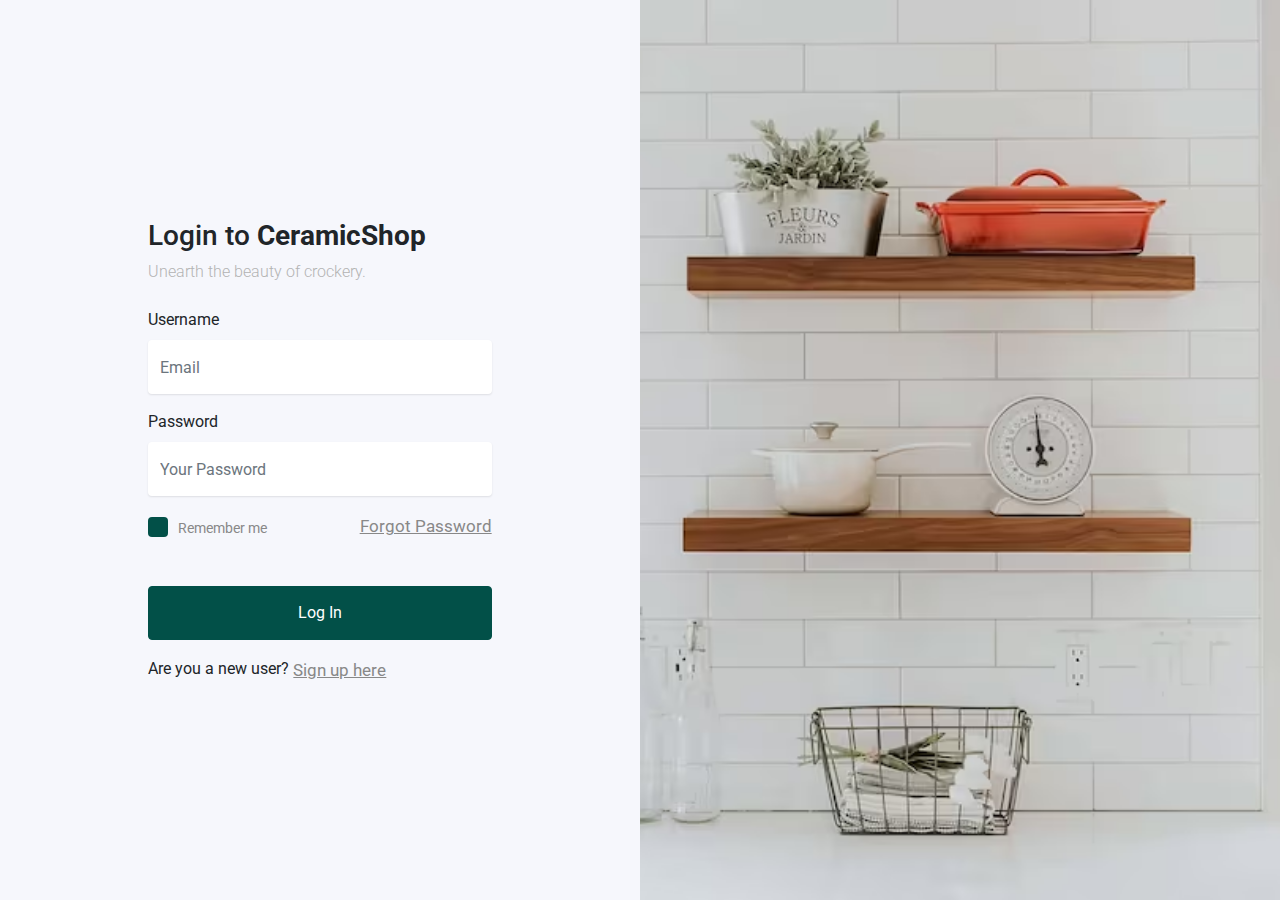
<file: login.html>
<!doctype html>
<html lang="en">
  <head>
    <!-- Required meta tags -->
    <meta charset="utf-8">
    <meta name="viewport" content="width=device-width, initial-scale=1, shrink-to-fit=no">
    <link rel="stylesheet" type="text/css" href="link/bootstrap.css">
	<script src="link/jquery.js"></script>
	<script src="link/bootstrap.bundle.min.js"></script>
    <link href="https://fonts.googleapis.com/css?family=Roboto:300,400&display=swap" rel="stylesheet">
    <link rel="stylesheet" href="loginstyle.css">
    <title>Login</title>
  </head>
  <body>
  

  <div class="d-lg-flex half">
    <div class="bg order-1 order-md-2" style="background-image: url('images/shelf.avif');"></div>
    <div class="contents order-2 order-md-1">

      <div class="container">
        <div class="row align-items-center justify-content-center">
          <div class="col-md-7">
            <h3>Login to <strong>CeramicShop</strong></h3>
            <p class="mb-4">Unearth the beauty of crockery.</p>
            <form action="index.html" id="myForm">
              <div class="form-group first">
                <label for="username">Username</label>
                <input type="text" class="form-control" name="name" placeholder="Email" id="username" required>
              </div>
              <div class="form-group last mb-3">
                <label for="password">Password</label>
                <input type="password" class="form-control" name="pass" placeholder="Your Password" id="password" required>
              </div>
              
              <div class="d-flex mb-5 align-items-center">
                <label class="control control--checkbox mb-0"><span class="caption">Remember me</span>
                  <input type="checkbox" checked="checked"/>
                  <div class="control__indicator"></div>
                </label>
                <span class="ml-auto"><a href="#" class="forgot-pass">Forgot Password</a></span> 
              </div>

              <input type="submit" value="Log In" class="btn btn-block btn-primary mb-3" id="login">
              <span>Are you a new user? <a href="signup.html" class="forgot-pass">Sign up here</a></span>

            </form>
          </div>
        </div>
      </div>
    </div>
  </div>

  <script>
    $(document).ready(function(){
      $('#myForm').on('submit', function(e){
        e.preventDefault();
        const formStore = $(this).serialize();

        $.ajax({
          url: 'index.html',
          method: 'GET',
          data: formStore,
          success: function(res){
            console.log(res);
            window.location.href = 'index.html?' + formStore;
          },
          error: function (xhr, status, error){
            console.log('Error:', error);
          }

        })
      })
    })

  </script>
    
</body>
</html>
</file>
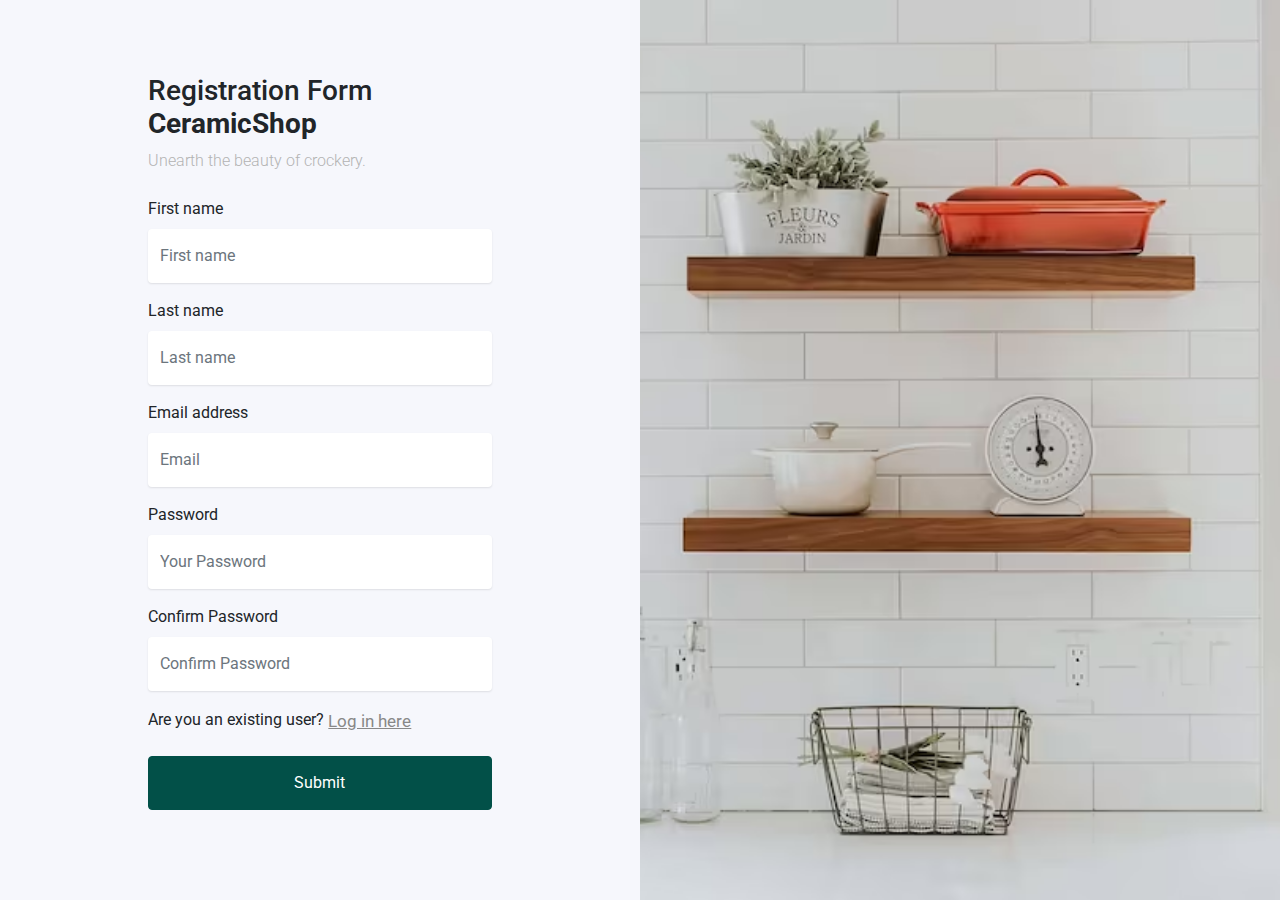
<file: signup.html>
<!doctype html>
<html lang="en">
  <head>
    <!-- Required meta tags -->
    <meta charset="utf-8">
    <meta name="viewport" content="width=device-width, initial-scale=1, shrink-to-fit=no">
    <link rel="stylesheet" type="text/css" href="link/bootstrap.css">
	<script src="link/jquery.js"></script>
	<script src="link/bootstrap.bundle.min.js"></script>
    <link href="https://fonts.googleapis.com/css?family=Roboto:300,400&display=swap" rel="stylesheet">
    <link rel="stylesheet" href="loginstyle.css">
    <title>Signup</title>
  </head>
  <body>
    <div class="d-lg-flex half">
        <div class="bg order-1 order-md-2" style="background-image: url('images/shelf.avif');"></div>
        <div class="contents order-2 order-md-1">
    
          <div class="container">
            <div class="row align-items-center justify-content-center">
              <div class="col-md-7">
                <h3>Registration Form <strong>CeramicShop</strong></h3>
                <p class="mb-4">Unearth the beauty of crockery.</p>
                <form action="index.html" method="post">
                  <div class="form-group">
                    <label for="fname">First name</label>
                    <input type="text" class="form-control" placeholder="First name" id="fname" required>
                  </div>
                  <div class="form-group">
                    <label for="lname">Last name</label>
                    <input type="text" class="form-control" placeholder="Last name" id="lname" required>
                  </div>
                  <div class="form-group">
                    <label for="email">Email address</label>
                    <input type="email" class="form-control" placeholder="Email" id="email" required>
                  </div>
                  <div class="form-group">
                    <label for="password">Password</label>
                    <input type="password" class="form-control" placeholder="Your Password" id="password" required>
                  </div>
                  <div class="form-group">
                    <label for="cpassword">Confirm Password</label>
                    <input type="password" class="form-control" placeholder="Confirm Password" id="cpassword" required>
                  </div>  
                  <span class="mb-5">Are you an existing user? <a href="login.html" class="forgot-pass">Log in here</a></span>
                  <input type="submit" value="Submit" class="btn btn-block btn-primary mb-3 mt-4" id="login">
                  </form>
              </div>
            </div>
          </div>
        </div>
      </div>

      <script>
     
      </script>
  

  
</body>
</html>
</file>
<file: loginstyle.css>
body {
    font-family: "Roboto", sans-serif;
    background-color: #fff; }
  
  p {
    color: #b3b3b3;
    font-weight: 300; }
  
  h1, h2, h3, h4, h5, h6,
  .h1, .h2, .h3, .h4, .h5, .h6 {
    font-family: "Roboto", sans-serif; }
  
  a {
    -webkit-transition: .3s all ease;
    -o-transition: .3s all ease;
    transition: .3s all ease; }
    a:hover {
      text-decoration: none !important; }
  
  .content {
    padding: 7rem 0; }
  
  h2 {
    font-size: 20px; }
  
  .half, .half .container > .row {
    height: 100vh;
    min-height: 700px; }
  
  @media (max-width: 991.98px) {
    .half .bg {
      height: 200px; } }
  
  .half .contents {
    background: #f6f7fc; }
  
  .half .contents, .half .bg {
    width: 50%; }
    @media (max-width: 1199.98px) {
      .half .contents, .half .bg {
        width: 100%; } }
    .half .contents .form-control, .half .bg .form-control {
      border: none;
      -webkit-box-shadow: 0 1px 2px 0 rgba(0, 0, 0, 0.1);
      box-shadow: 0 1px 2px 0 rgba(0, 0, 0, 0.1);
      border-radius: 4px;
      height: 54px;
      background: #fff; }
      .half .contents .form-control:active, .half .contents .form-control:focus, .half .bg .form-control:active, .half .bg .form-control:focus {
        outline: none;
        -webkit-box-shadow: 0 1px 2px 0 rgba(0, 0, 0, 0.1);
        box-shadow: 0 1px 2px 0 rgba(0, 0, 0, 0.1); }
  
  .half .bg {
    background-size: cover;
    background-position: center; }
  
  .half a {
    color: #888;
    text-decoration: underline; }
  
  .half .btn {
    height: 54px;
    padding-left: 30px;
    padding-right: 30px; }
  
  .half .forgot-pass {
    position: relative;
    top: 2px;
    font-size: 17px; }
  
  .control {
    display: block;
    position: relative;
    padding-left: 30px;
    margin-bottom: 15px;
    cursor: pointer;
    font-size: 14px; }
    .control .caption {
      position: relative;
      top: .2rem;
      color: #888; }
  
  .control input {
    position: absolute;
    z-index: -1;
    opacity: 0; }
  
  .control__indicator {
    position: absolute;
    top: 2px;
    left: 0;
    height: 20px;
    width: 20px;
    background: #e6e6e6;
    border-radius: 4px; }
  
  .control--radio .control__indicator {
    border-radius: 50%; }
  
  .control:hover input ~ .control__indicator,
  .control input:focus ~ .control__indicator {
    background: #ccc; }
  
  .control input:checked ~ .control__indicator {
    background:#025048; }
  
  .control:hover input:not([disabled]):checked ~ .control__indicator,
  .control input:checked:focus ~ .control__indicator {
    background: #025048; }
  
  .control input:disabled ~ .control__indicator {
    background: #e6e6e6;
    opacity: 0.9;
    pointer-events: none; }
  
  .control__indicator:after {
    font-family: 'icomoon';
    content: '\e5ca';
    position: absolute;
    display: none;
    font-size: 16px;
    -webkit-transition: .3s all ease;
    -o-transition: .3s all ease;
    transition: .3s all ease; }
  
  .control input:checked ~ .control__indicator:after {
    display: block;
    color: #fff; }
  
  .control--checkbox .control__indicator:after {
    top: 50%;
    left: 50%;
    margin-top: -1px;
    -webkit-transform: translate(-50%, -50%);
    -ms-transform: translate(-50%, -50%);
    transform: translate(-50%, -50%); }
  
  .control--checkbox input:disabled ~ .control__indicator:after {
    border-color: #7b7b7b; }
  
  .control--checkbox input:disabled:checked ~ .control__indicator {
    background-color: #7e0cf5;
    opacity: .2;
 }

#login{
    background-color: #025048;
    border-color: #025048;
}

    #login:hover{
        background-color:#13867a;
    }
</file>
